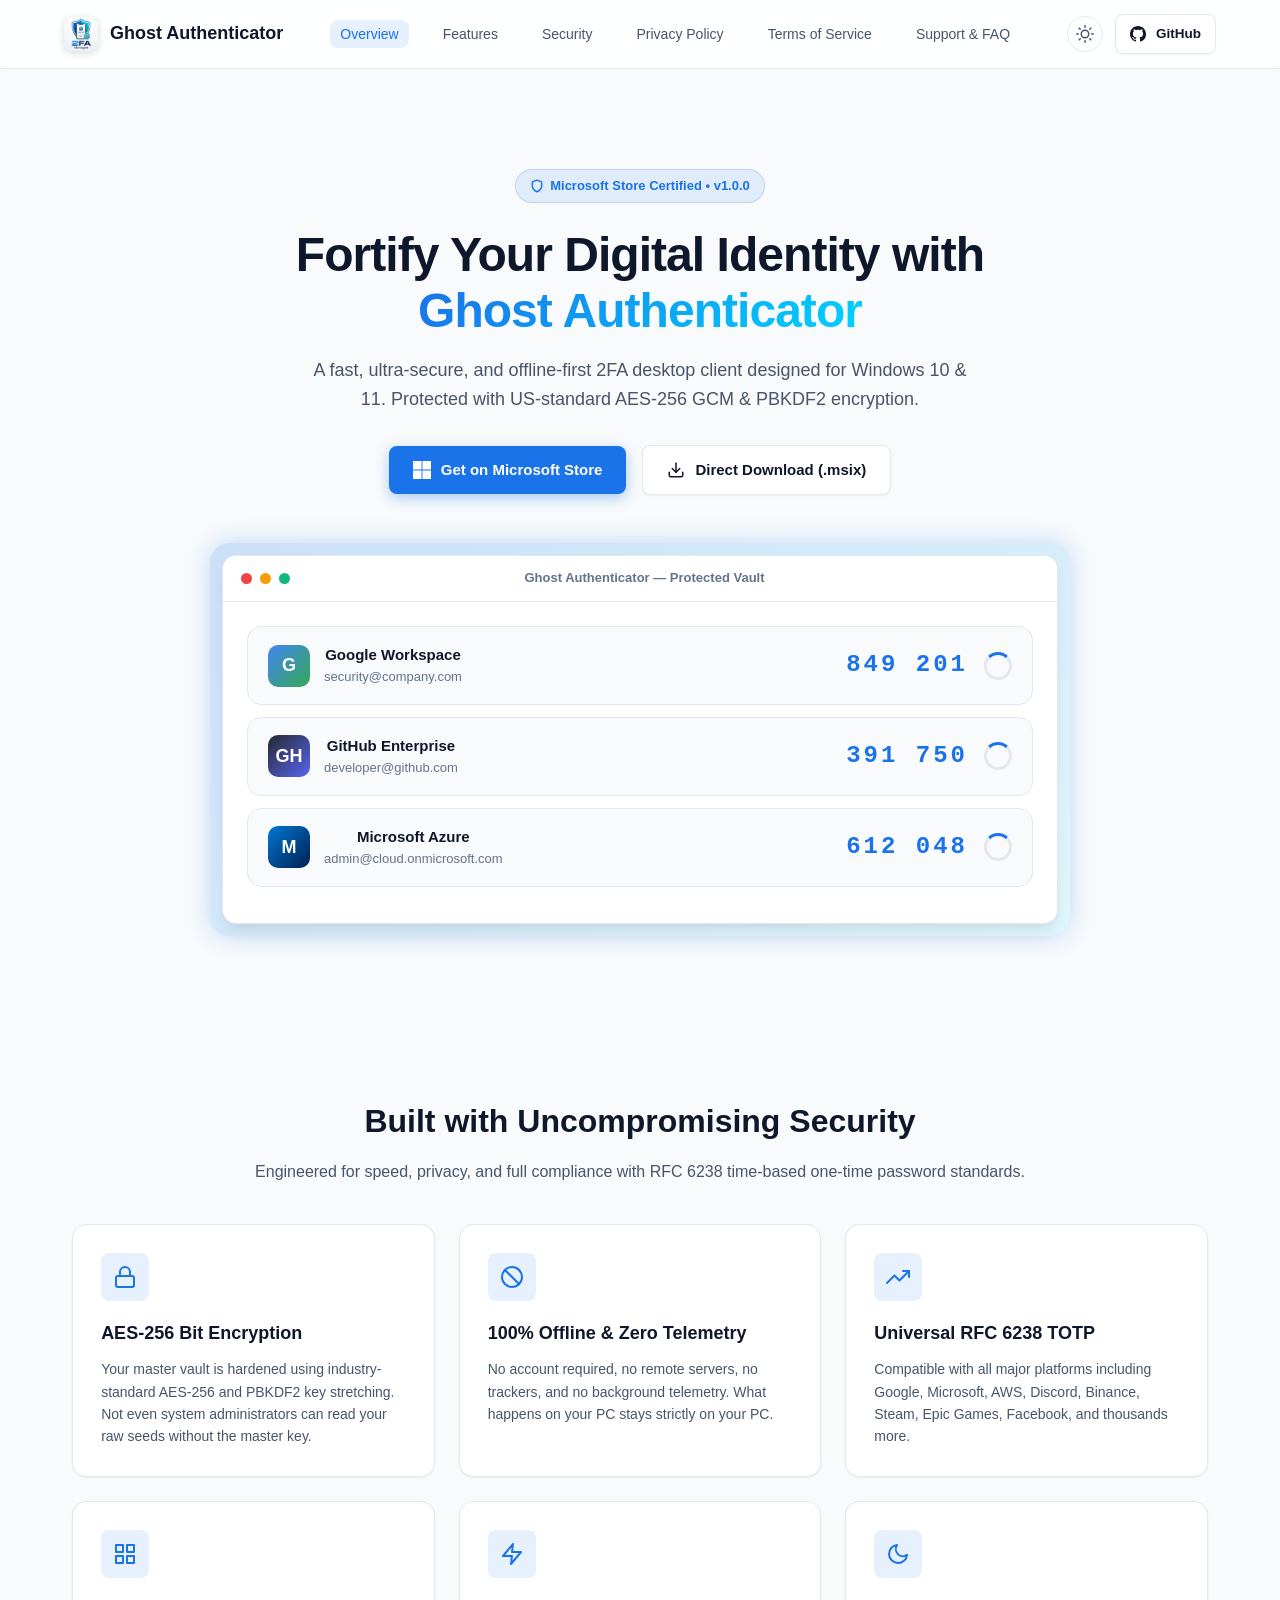
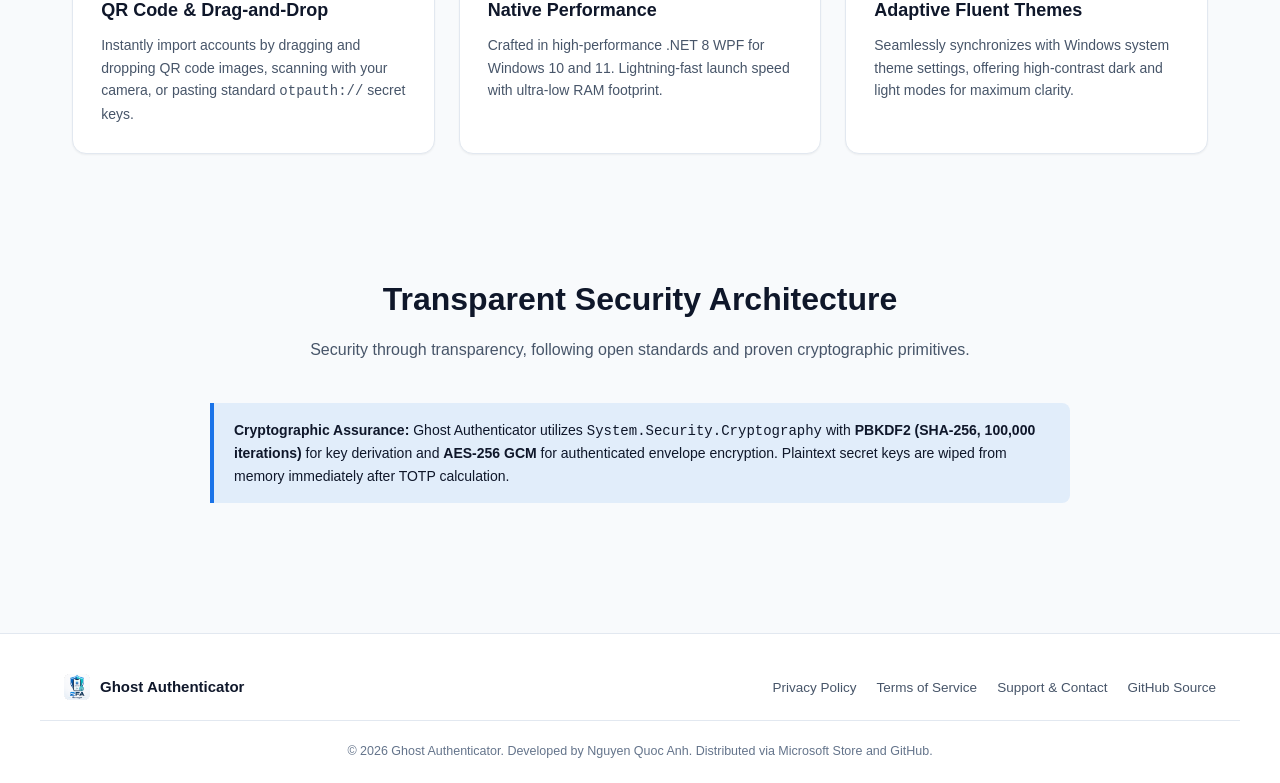
<file: docs/index.html>
<!DOCTYPE html>
<html lang="en" data-theme="dark">
<head>
  <meta charset="UTF-8">
  <meta name="viewport" content="width=device-width, initial-scale=1.0">
  <title>Ghost Authenticator - Secure 2FA Desktop Client for Windows</title>
  <meta name="description" content="Next-generation, offline-first Two-Factor Authenticator (TOTP) desktop app with military-grade AES-256 encryption.">
  <link rel="icon" type="image/png" href="assets/logo.png">
  <link rel="stylesheet" href="style.css">
</head>
<body>
  <!-- Navigation -->
  <header class="navbar">
    <div class="nav-container">
      <a href="index.html" class="brand">
        <img src="assets/logo.png" alt="Ghost Authenticator Logo">
        <span>Ghost Authenticator</span>
      </a>
      <ul class="nav-links">
        <li><a href="index.html" class="active">Overview</a></li>
        <li><a href="#features">Features</a></li>
        <li><a href="#security">Security</a></li>
        <li><a href="privacy.html">Privacy Policy</a></li>
        <li><a href="terms.html">Terms of Service</a></li>
        <li><a href="support.html">Support & FAQ</a></li>
      </ul>
      <div class="nav-actions">
        <button class="theme-toggle" id="themeToggle" aria-label="Toggle Dark/Light Mode" title="Toggle theme">
          <svg id="themeIcon" width="18" height="18" viewBox="0 0 24 24" fill="none" stroke="currentColor" stroke-width="2" stroke-linecap="round" stroke-linejoin="round">
            <circle cx="12" cy="12" r="5"></circle>
            <line x1="12" y1="1" x2="12" y2="3"></line>
            <line x1="12" y1="21" x2="12" y2="23"></line>
            <line x1="4.22" y1="4.22" x2="5.64" y2="5.64"></line>
            <line x1="18.36" y1="18.36" x2="19.78" y2="19.78"></line>
            <line x1="1" y1="12" x2="3" y2="12"></line>
            <line x1="21" y1="12" x2="23" y2="12"></line>
            <line x1="4.22" y1="19.78" x2="5.64" y2="18.36"></line>
            <line x1="18.36" y1="5.64" x2="19.78" y2="4.22"></line>
          </svg>
        </button>
        <a href="https://github.com/nguyenquocanhz/ghost-authenticator" target="_blank" rel="noopener noreferrer" class="btn btn-secondary" style="padding: 8px 14px; font-size: 13.5px;">
          <svg width="16" height="16" viewBox="0 0 24 24" fill="currentColor">
            <path d="M12 0C5.37 0 0 5.37 0 12c0 5.31 3.435 9.795 8.205 11.385.6.105.825-.255.825-.57 0-.285-.015-1.23-.015-2.235-3.015.555-3.795-.735-4.035-1.41-.135-.345-.72-1.41-1.23-1.695-.42-.225-1.02-.78-.015-.795.945-.015 1.62.87 1.845 1.23 1.08 1.815 2.805 1.305 3.495.99.105-.78.42-1.305.765-1.605-2.67-.3-5.46-1.335-5.46-5.925 0-1.305.465-2.385 1.23-3.225-.12-.3-.54-1.53.12-3.18 0 0 1.005-.315 3.3 1.23.96-.27 1.98-.405 3-.405s2.04.135 3 .405c2.295-1.56 3.3-1.23 3.3-1.23.66 1.65.24 2.88.12 3.18.765.84 1.23 1.905 1.23 3.225 0 4.605-2.805 5.625-5.475 5.925.435.375.81 1.095.81 2.22 0 1.605-.015 2.895-.015 3.3 0 .315.225.69.825.57A12.02 12.02 0 0024 12c0-6.63-5.37-12-12-12z"/>
          </svg>
          GitHub
        </a>
      </div>
    </div>
  </header>

  <!-- Hero Section -->
  <main class="container">
    <section class="hero">
      <div class="badge">
        <svg width="14" height="14" viewBox="0 0 24 24" fill="none" stroke="currentColor" stroke-width="2.5" stroke-linecap="round" stroke-linejoin="round">
          <path d="M12 22s8-4 8-10V5l-8-3-8 3v7c0 6 8 10 8 10z"/>
        </svg>
        Microsoft Store Certified • v1.0.0
      </div>
      <h1>Fortify Your Digital Identity with <br><span class="gradient-text">Ghost Authenticator</span></h1>
      <p class="hero-subtitle">
        A fast, ultra-secure, and offline-first 2FA desktop client designed for Windows 10 & 11. Protected with US-standard AES-256 GCM & PBKDF2 encryption.
      </p>
      <div class="hero-cta">
        <a href="https://apps.microsoft.com" class="btn btn-primary">
          <svg width="18" height="18" viewBox="0 0 24 24" fill="currentColor">
            <path d="M0 0h11.4v11.4H0V0zm12.6 0H24v11.4H12.6V0zM0 12.6h11.4V24H0V12.6zm12.6 0H24V24H12.6V12.6z"/>
          </svg>
          Get on Microsoft Store
        </a>
        <a href="https://github.com/nguyenquocanhz/ghost-authenticator/releases" class="btn btn-secondary">
          <svg width="18" height="18" viewBox="0 0 24 24" fill="none" stroke="currentColor" stroke-width="2" stroke-linecap="round" stroke-linejoin="round">
            <path d="M21 15v4a2 2 0 0 1-2 2H5a2 2 0 0 1-2-2v-4"></path>
            <polyline points="7 10 12 15 17 10"></polyline>
            <line x1="12" y1="15" x2="12" y2="3"></line>
          </svg>
          Direct Download (.msix)
        </a>
      </div>

      <!-- App Mockup UI -->
      <div class="mockup-container">
        <div class="mockup-window">
          <div class="mockup-titlebar">
            <div class="mockup-dots">
              <span class="dot dot-red"></span>
              <span class="dot dot-yellow"></span>
              <span class="dot dot-green"></span>
            </div>
            <div class="mockup-title">Ghost Authenticator — Protected Vault</div>
            <div style="width: 40px;"></div>
          </div>
          <div class="mockup-body">
            <!-- Item 1 -->
            <div class="otp-card">
              <div class="otp-service">
                <div class="otp-icon" style="background: linear-gradient(135deg, #4285F4, #34A853);">G</div>
                <div class="otp-info">
                  <h4>Google Workspace</h4>
                  <p>security@company.com</p>
                </div>
              </div>
              <div class="otp-code-box">
                <span class="otp-digits" id="sampleCode1">849 201</span>
                <div class="otp-timer" title="Refreshing every 30 seconds"></div>
              </div>
            </div>

            <!-- Item 2 -->
            <div class="otp-card">
              <div class="otp-service">
                <div class="otp-icon" style="background: linear-gradient(135deg, #24292e, #5865F2);">GH</div>
                <div class="otp-info">
                  <h4>GitHub Enterprise</h4>
                  <p>developer@github.com</p>
                </div>
              </div>
              <div class="otp-code-box">
                <span class="otp-digits" id="sampleCode2">391 750</span>
                <div class="otp-timer"></div>
              </div>
            </div>

            <!-- Item 3 -->
            <div class="otp-card">
              <div class="otp-service">
                <div class="otp-icon" style="background: linear-gradient(135deg, #0078D4, #002050);">M</div>
                <div class="otp-info">
                  <h4>Microsoft Azure</h4>
                  <p>admin@cloud.onmicrosoft.com</p>
                </div>
              </div>
              <div class="otp-code-box">
                <span class="otp-digits" id="sampleCode3">612 048</span>
                <div class="otp-timer"></div>
              </div>
            </div>
          </div>
        </div>
      </div>
    </section>

    <!-- Key Features -->
    <section class="features-section" id="features">
      <div class="section-title">
        <h2>Built with Uncompromising Security</h2>
        <p>Engineered for speed, privacy, and full compliance with RFC 6238 time-based one-time password standards.</p>
      </div>

      <div class="grid-3">
        <div class="feature-card">
          <div class="feature-icon-wrapper">
            <svg width="24" height="24" viewBox="0 0 24 24" fill="none" stroke="currentColor" stroke-width="2" stroke-linecap="round" stroke-linejoin="round">
              <rect x="3" y="11" width="18" height="11" rx="2" ry="2"></rect>
              <path d="M7 11V7a5 5 0 0 1 10 0v4"></path>
            </svg>
          </div>
          <h3>AES-256 Bit Encryption</h3>
          <p>Your master vault is hardened using industry-standard AES-256 and PBKDF2 key stretching. Not even system administrators can read your raw seeds without the master key.</p>
        </div>

        <div class="feature-card">
          <div class="feature-icon-wrapper">
            <svg width="24" height="24" viewBox="0 0 24 24" fill="none" stroke="currentColor" stroke-width="2" stroke-linecap="round" stroke-linejoin="round">
              <circle cx="12" cy="12" r="10"></circle>
              <line x1="4.93" y1="4.93" x2="19.07" y2="19.07"></line>
            </svg>
          </div>
          <h3>100% Offline & Zero Telemetry</h3>
          <p>No account required, no remote servers, no trackers, and no background telemetry. What happens on your PC stays strictly on your PC.</p>
        </div>

        <div class="feature-card">
          <div class="feature-icon-wrapper">
            <svg width="24" height="24" viewBox="0 0 24 24" fill="none" stroke="currentColor" stroke-width="2" stroke-linecap="round" stroke-linejoin="round">
              <polyline points="23 6 13.5 15.5 8.5 10.5 1 18"></polyline>
              <polyline points="17 6 23 6 23 12"></polyline>
            </svg>
          </div>
          <h3>Universal RFC 6238 TOTP</h3>
          <p>Compatible with all major platforms including Google, Microsoft, AWS, Discord, Binance, Steam, Epic Games, Facebook, and thousands more.</p>
        </div>

        <div class="feature-card">
          <div class="feature-icon-wrapper">
            <svg width="24" height="24" viewBox="0 0 24 24" fill="none" stroke="currentColor" stroke-width="2" stroke-linecap="round" stroke-linejoin="round">
              <rect x="3" y="3" width="7" height="7"></rect>
              <rect x="14" y="3" width="7" height="7"></rect>
              <rect x="14" y="14" width="7" height="7"></rect>
              <rect x="3" y="14" width="7" height="7"></rect>
            </svg>
          </div>
          <h3>QR Code & Drag-and-Drop</h3>
          <p>Instantly import accounts by dragging and dropping QR code images, scanning with your camera, or pasting standard <code>otpauth://</code> secret keys.</p>
        </div>

        <div class="feature-card">
          <div class="feature-icon-wrapper">
            <svg width="24" height="24" viewBox="0 0 24 24" fill="none" stroke="currentColor" stroke-width="2" stroke-linecap="round" stroke-linejoin="round">
              <polygon points="13 2 3 14 12 14 11 22 21 10 12 10 13 2"></polygon>
            </svg>
          </div>
          <h3>Native Performance</h3>
          <p>Crafted in high-performance .NET 8 WPF for Windows 10 and 11. Lightning-fast launch speed with ultra-low RAM footprint.</p>
        </div>

        <div class="feature-card">
          <div class="feature-icon-wrapper">
            <svg width="24" height="24" viewBox="0 0 24 24" fill="none" stroke="currentColor" stroke-width="2" stroke-linecap="round" stroke-linejoin="round">
              <path d="M21 12.79A9 9 0 1 1 11.21 3 7 7 0 0 0 21 12.79z"></path>
            </svg>
          </div>
          <h3>Adaptive Fluent Themes</h3>
          <p>Seamlessly synchronizes with Windows system theme settings, offering high-contrast dark and light modes for maximum clarity.</p>
        </div>
      </div>
    </section>

    <!-- Security & Architecture -->
    <section class="features-section" id="security">
      <div class="section-title">
        <h2>Transparent Security Architecture</h2>
        <p>Security through transparency, following open standards and proven cryptographic primitives.</p>
      </div>

      <div class="highlight-box" style="max-width: 860px; margin: 0 auto 30px;">
        <p><strong>Cryptographic Assurance:</strong> Ghost Authenticator utilizes <code>System.Security.Cryptography</code> with <strong>PBKDF2 (SHA-256, 100,000 iterations)</strong> for key derivation and <strong>AES-256 GCM</strong> for authenticated envelope encryption. Plaintext secret keys are wiped from memory immediately after TOTP calculation.</p>
      </div>
    </section>
  </main>

  <!-- Footer -->
  <footer>
    <div class="footer-container">
      <div class="footer-brand">
        <img src="assets/logo.png" alt="Ghost Authenticator">
        <span>Ghost Authenticator</span>
      </div>
      <ul class="footer-links">
        <li><a href="privacy.html">Privacy Policy</a></li>
        <li><a href="terms.html">Terms of Service</a></li>
        <li><a href="support.html">Support & Contact</a></li>
        <li><a href="https://github.com/nguyenquocanhz/ghost-authenticator" target="_blank" rel="noopener noreferrer">GitHub Source</a></li>
      </ul>
    </div>
    <div class="footer-bottom">
      <p>&copy; 2026 Ghost Authenticator. Developed by Nguyen Quoc Anh. Distributed via Microsoft Store and GitHub.</p>
    </div>
  </footer>

  <!-- Theme Toggle Script -->
  <script>
    const themeToggleBtn = document.getElementById('themeToggle');
    const root = document.documentElement;

    // Load saved or system preference
    const savedTheme = localStorage.getItem('ghost-theme') || (window.matchMedia('(prefers-color-scheme: light)').matches ? 'light' : 'dark');
    root.setAttribute('data-theme', savedTheme);

    themeToggleBtn.addEventListener('click', () => {
      const current = root.getAttribute('data-theme');
      const next = current === 'dark' ? 'light' : 'dark';
      root.setAttribute('data-theme', next);
      localStorage.setItem('ghost-theme', next);
    });

    // Randomize sample OTPs every 30s for realistic preview
    setInterval(() => {
      const code1 = Math.floor(100000 + Math.random() * 900000);
      const code2 = Math.floor(100000 + Math.random() * 900000);
      const code3 = Math.floor(100000 + Math.random() * 900000);
      document.getElementById('sampleCode1').innerText = String(code1).slice(0,3) + ' ' + String(code1).slice(3);
      document.getElementById('sampleCode2').innerText = String(code2).slice(0,3) + ' ' + String(code2).slice(3);
      document.getElementById('sampleCode3').innerText = String(code3).slice(0,3) + ' ' + String(code3).slice(3);
    }, 30000);
  </script>
</body>
</html>
</file>
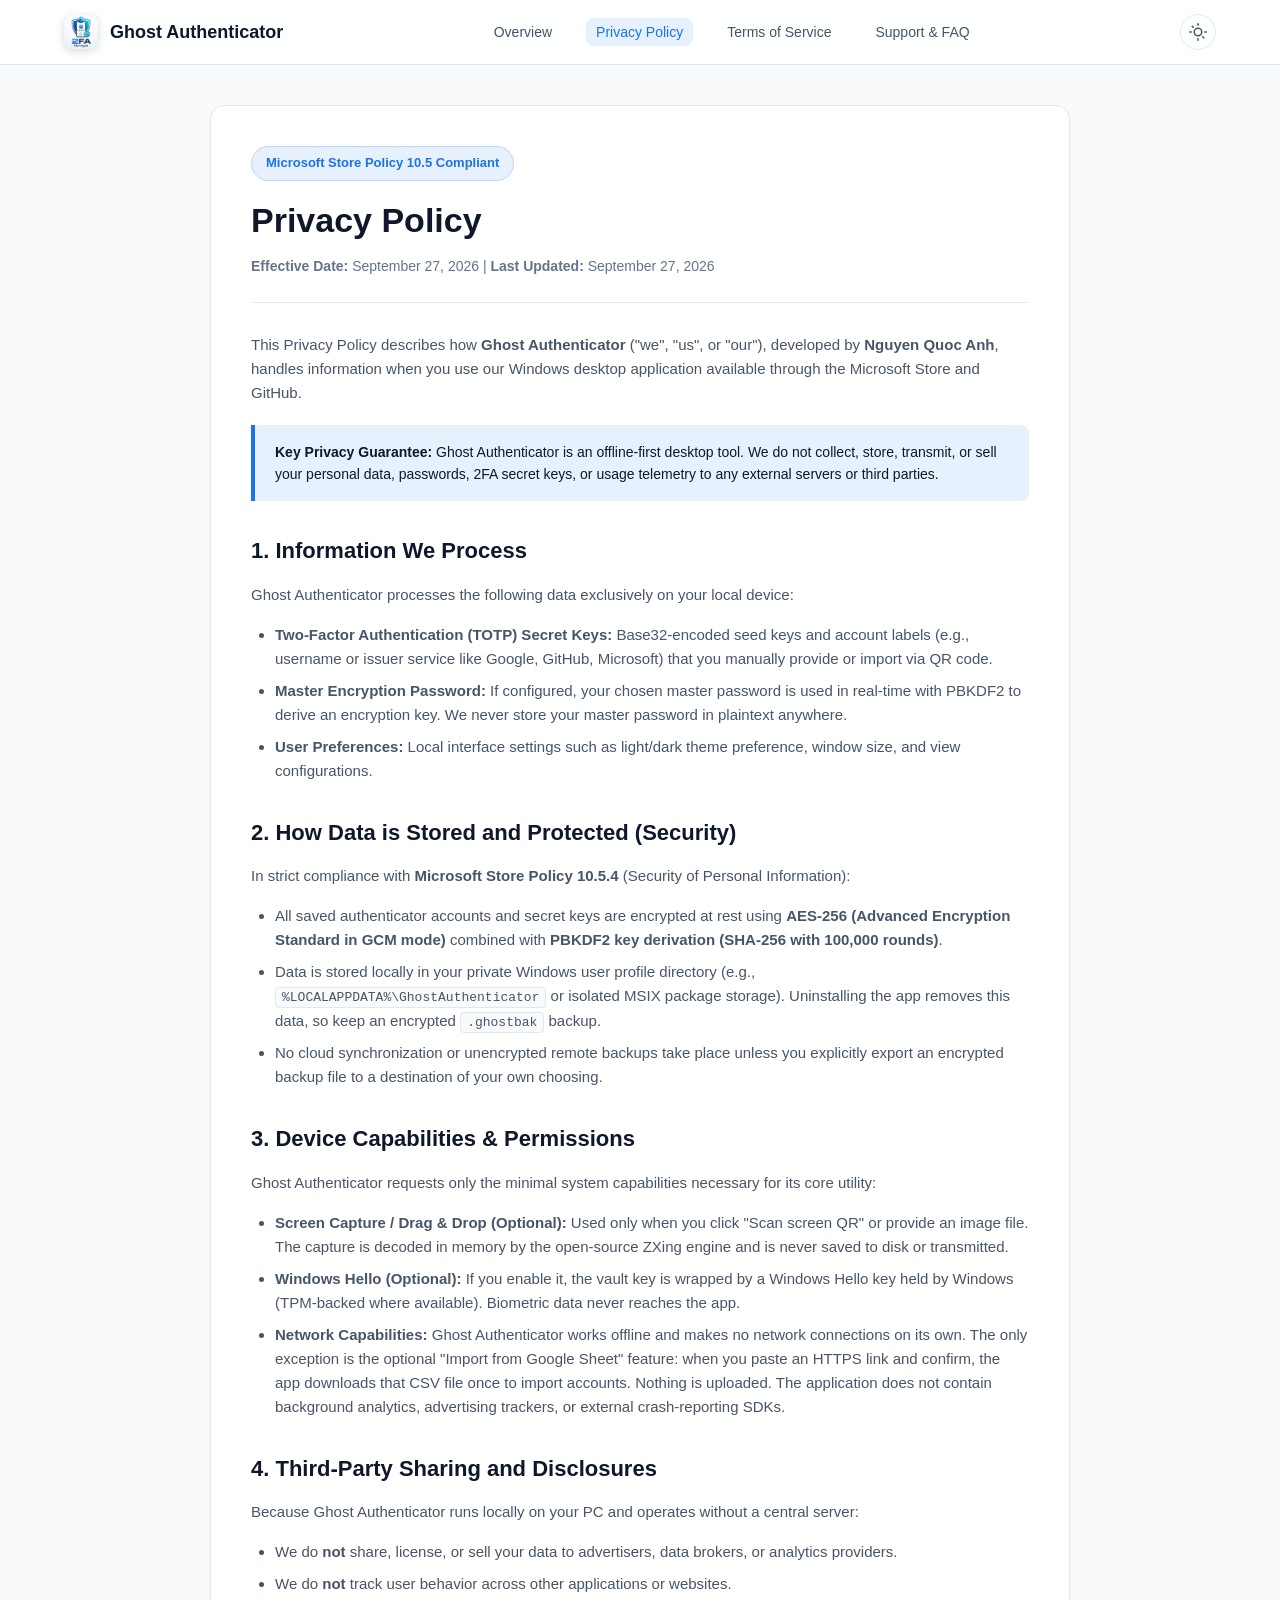
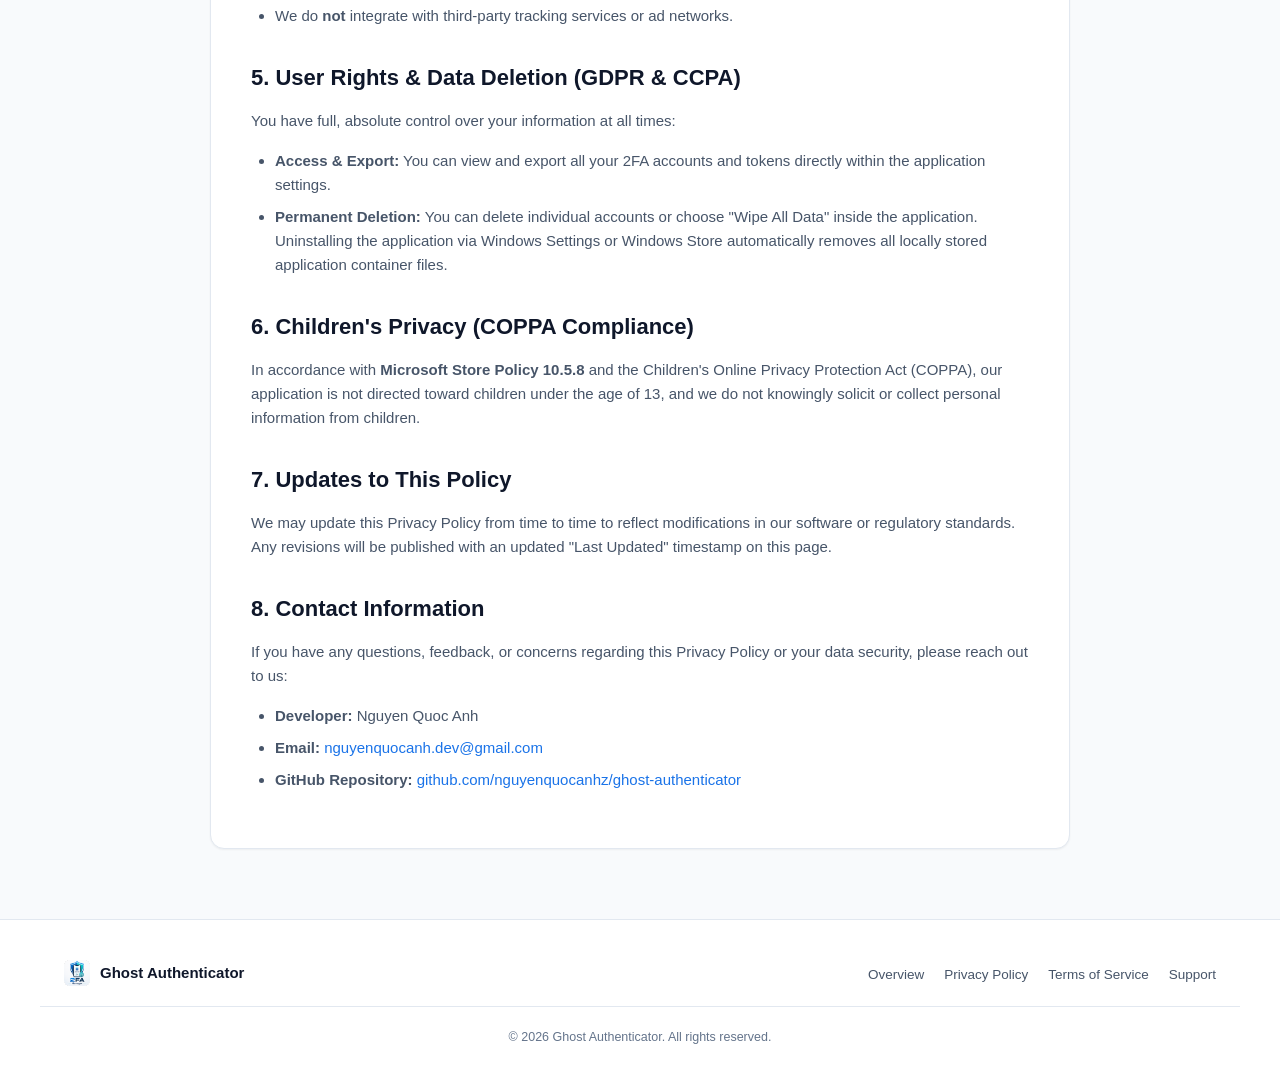
<file: docs/privacy.html>
<!DOCTYPE html>
<html lang="en" data-theme="dark">
<head>
  <meta charset="UTF-8">
  <meta name="viewport" content="width=device-width, initial-scale=1.0">
  <title>Privacy Policy - Ghost Authenticator</title>
  <meta name="description" content="Official Privacy Policy for Ghost Authenticator desktop application and services. Compliant with Microsoft Store Policy 10.5, GDPR, and CCPA.">
  <link rel="icon" type="image/png" href="assets/logo.png">
  <link rel="stylesheet" href="style.css">
</head>
<body>
  <!-- Navigation -->
  <header class="navbar">
    <div class="nav-container">
      <a href="index.html" class="brand">
        <img src="assets/logo.png" alt="Ghost Authenticator Logo">
        <span>Ghost Authenticator</span>
      </a>
      <ul class="nav-links">
        <li><a href="index.html">Overview</a></li>
        <li><a href="privacy.html" class="active">Privacy Policy</a></li>
        <li><a href="terms.html">Terms of Service</a></li>
        <li><a href="support.html">Support & FAQ</a></li>
      </ul>
      <div class="nav-actions">
        <button class="theme-toggle" id="themeToggle" aria-label="Toggle theme">
          <svg width="18" height="18" viewBox="0 0 24 24" fill="none" stroke="currentColor" stroke-width="2" stroke-linecap="round" stroke-linejoin="round">
            <circle cx="12" cy="12" r="5"></circle>
            <line x1="12" y1="1" x2="12" y2="3"></line>
            <line x1="12" y1="21" x2="12" y2="23"></line>
            <line x1="4.22" y1="4.22" x2="5.64" y2="5.64"></line>
            <line x1="18.36" y1="18.36" x2="19.78" y2="19.78"></line>
            <line x1="1" y1="12" x2="3" y2="12"></line>
            <line x1="21" y1="12" x2="23" y2="12"></line>
          </svg>
        </button>
      </div>
    </div>
  </header>

  <!-- Content -->
  <main class="container">
    <div class="content-narrow">
      <div class="legal-card">
        <div class="legal-header">
          <div class="badge" style="margin-bottom: 12px;">Microsoft Store Policy 10.5 Compliant</div>
          <h1>Privacy Policy</h1>
          <p><strong>Effective Date:</strong> September 27, 2026 | <strong>Last Updated:</strong> September 27, 2026</p>
        </div>

        <div class="legal-content">
          <p>This Privacy Policy describes how <strong>Ghost Authenticator</strong> ("we", "us", or "our"), developed by <strong>Nguyen Quoc Anh</strong>, handles information when you use our Windows desktop application available through the Microsoft Store and GitHub.</p>

          <div class="highlight-box">
            <p><strong>Key Privacy Guarantee:</strong> Ghost Authenticator is an offline-first desktop tool. We do not collect, store, transmit, or sell your personal data, passwords, 2FA secret keys, or usage telemetry to any external servers or third parties.</p>
          </div>

          <h2>1. Information We Process</h2>
          <p>Ghost Authenticator processes the following data exclusively on your local device:</p>
          <ul>
            <li><strong>Two-Factor Authentication (TOTP) Secret Keys:</strong> Base32-encoded seed keys and account labels (e.g., username or issuer service like Google, GitHub, Microsoft) that you manually provide or import via QR code.</li>
            <li><strong>Master Encryption Password:</strong> If configured, your chosen master password is used in real-time with PBKDF2 to derive an encryption key. We never store your master password in plaintext anywhere.</li>
            <li><strong>User Preferences:</strong> Local interface settings such as light/dark theme preference, window size, and view configurations.</li>
          </ul>

          <h2>2. How Data is Stored and Protected (Security)</h2>
          <p>In strict compliance with <strong>Microsoft Store Policy 10.5.4</strong> (Security of Personal Information):</p>
          <ul>
            <li>All saved authenticator accounts and secret keys are encrypted at rest using <strong>AES-256 (Advanced Encryption Standard in GCM mode)</strong> combined with <strong>PBKDF2 key derivation (SHA-256 with 100,000 rounds)</strong>.</li>
            <li>Data is stored locally in your private Windows user profile directory (e.g., <code>%LOCALAPPDATA%\GhostAuthenticator</code> or isolated MSIX package storage). Uninstalling the app removes this data, so keep an encrypted <code>.ghostbak</code> backup.</li>
            <li>No cloud synchronization or unencrypted remote backups take place unless you explicitly export an encrypted backup file to a destination of your own choosing.</li>
          </ul>

          <h2>3. Device Capabilities & Permissions</h2>
          <p>Ghost Authenticator requests only the minimal system capabilities necessary for its core utility:</p>
          <ul>
            <li><strong>Screen Capture / Drag & Drop (Optional):</strong> Used only when you click "Scan screen QR" or provide an image file. The capture is decoded in memory by the open-source ZXing engine and is never saved to disk or transmitted.</li>
            <li><strong>Windows Hello (Optional):</strong> If you enable it, the vault key is wrapped by a Windows Hello key held by Windows (TPM-backed where available). Biometric data never reaches the app.</li>
            <li><strong>Network Capabilities:</strong> Ghost Authenticator works offline and makes no network connections on its own. The only exception is the optional "Import from Google Sheet" feature: when you paste an HTTPS link and confirm, the app downloads that CSV file once to import accounts. Nothing is uploaded. The application does not contain background analytics, advertising trackers, or external crash-reporting SDKs.</li>
          </ul>

          <h2>4. Third-Party Sharing and Disclosures</h2>
          <p>Because Ghost Authenticator runs locally on your PC and operates without a central server:</p>
          <ul>
            <li>We do <strong>not</strong> share, license, or sell your data to advertisers, data brokers, or analytics providers.</li>
            <li>We do <strong>not</strong> track user behavior across other applications or websites.</li>
            <li>We do <strong>not</strong> integrate with third-party tracking services or ad networks.</li>
          </ul>

          <h2>5. User Rights & Data Deletion (GDPR & CCPA)</h2>
          <p>You have full, absolute control over your information at all times:</p>
          <ul>
            <li><strong>Access & Export:</strong> You can view and export all your 2FA accounts and tokens directly within the application settings.</li>
            <li><strong>Permanent Deletion:</strong> You can delete individual accounts or choose "Wipe All Data" inside the application. Uninstalling the application via Windows Settings or Windows Store automatically removes all locally stored application container files.</li>
          </ul>

          <h2>6. Children's Privacy (COPPA Compliance)</h2>
          <p>In accordance with <strong>Microsoft Store Policy 10.5.8</strong> and the Children's Online Privacy Protection Act (COPPA), our application is not directed toward children under the age of 13, and we do not knowingly solicit or collect personal information from children.</p>

          <h2>7. Updates to This Policy</h2>
          <p>We may update this Privacy Policy from time to time to reflect modifications in our software or regulatory standards. Any revisions will be published with an updated "Last Updated" timestamp on this page.</p>

          <h2>8. Contact Information</h2>
          <p>If you have any questions, feedback, or concerns regarding this Privacy Policy or your data security, please reach out to us:</p>
          <ul>
            <li><strong>Developer:</strong> Nguyen Quoc Anh</li>
            <li><strong>Email:</strong> <a href="mailto:nguyenquocanh.dev@gmail.com">nguyenquocanh.dev@gmail.com</a></li>
            <li><strong>GitHub Repository:</strong> <a href="https://github.com/nguyenquocanhz/ghost-authenticator" target="_blank" rel="noopener noreferrer">github.com/nguyenquocanhz/ghost-authenticator</a></li>
          </ul>
        </div>
      </div>
    </div>
  </main>

  <!-- Footer -->
  <footer>
    <div class="footer-container">
      <div class="footer-brand">
        <img src="assets/logo.png" alt="Ghost Authenticator">
        <span>Ghost Authenticator</span>
      </div>
      <ul class="footer-links">
        <li><a href="index.html">Overview</a></li>
        <li><a href="privacy.html">Privacy Policy</a></li>
        <li><a href="terms.html">Terms of Service</a></li>
        <li><a href="support.html">Support</a></li>
      </ul>
    </div>
    <div class="footer-bottom">
      <p>&copy; 2026 Ghost Authenticator. All rights reserved.</p>
    </div>
  </footer>

  <script>
    const themeToggleBtn = document.getElementById('themeToggle');
    const root = document.documentElement;
    const savedTheme = localStorage.getItem('ghost-theme') || (window.matchMedia('(prefers-color-scheme: light)').matches ? 'light' : 'dark');
    root.setAttribute('data-theme', savedTheme);
    themeToggleBtn.addEventListener('click', () => {
      const current = root.getAttribute('data-theme');
      const next = current === 'dark' ? 'light' : 'dark';
      root.setAttribute('data-theme', next);
      localStorage.setItem('ghost-theme', next);
    });
  </script>
</body>
</html>
</file>
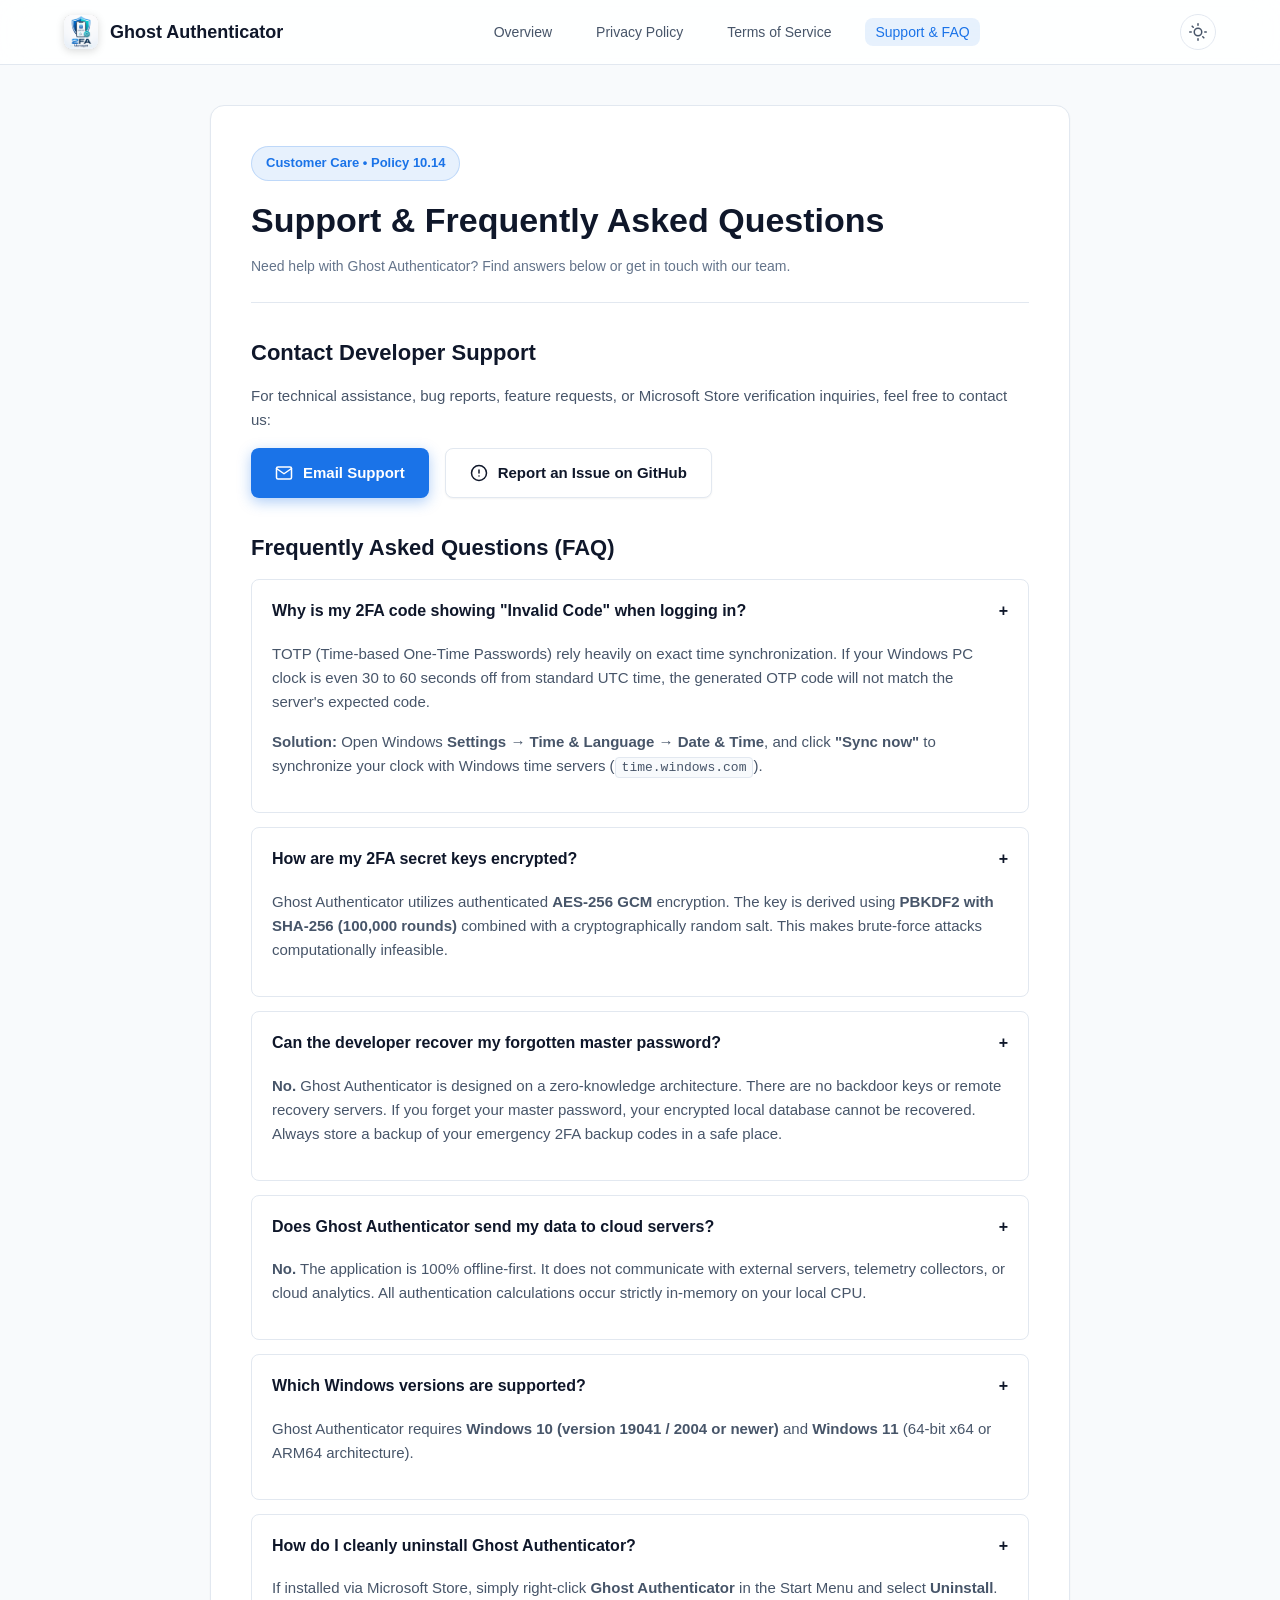
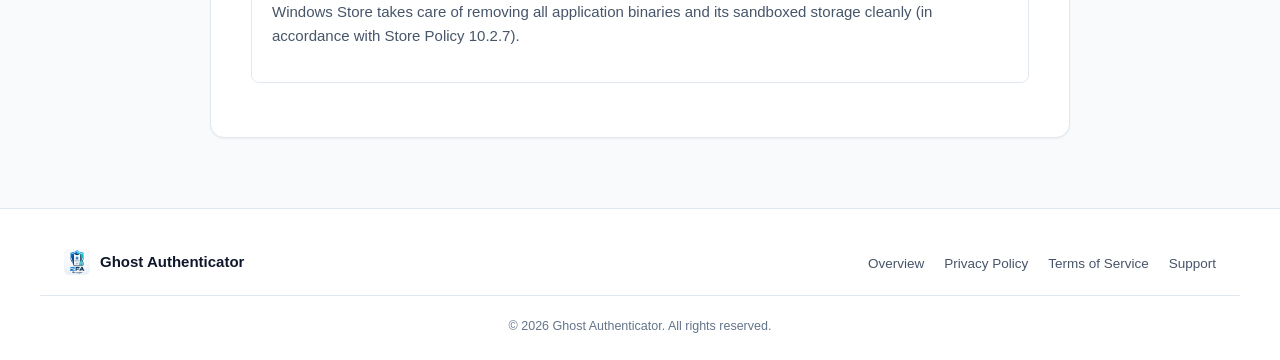
<file: docs/support.html>
<!DOCTYPE html>
<html lang="en" data-theme="dark">
<head>
  <meta charset="UTF-8">
  <meta name="viewport" content="width=device-width, initial-scale=1.0">
  <title>Customer Support & FAQ - Ghost Authenticator</title>
  <meta name="description" content="Official Help Center, FAQ, and Customer Support contact for Ghost Authenticator on Microsoft Store.">
  <link rel="icon" type="image/png" href="assets/logo.png">
  <link rel="stylesheet" href="style.css">
</head>
<body>
  <!-- Navigation -->
  <header class="navbar">
    <div class="nav-container">
      <a href="index.html" class="brand">
        <img src="assets/logo.png" alt="Ghost Authenticator Logo">
        <span>Ghost Authenticator</span>
      </a>
      <ul class="nav-links">
        <li><a href="index.html">Overview</a></li>
        <li><a href="privacy.html">Privacy Policy</a></li>
        <li><a href="terms.html">Terms of Service</a></li>
        <li><a href="support.html" class="active">Support & FAQ</a></li>
      </ul>
      <div class="nav-actions">
        <button class="theme-toggle" id="themeToggle" aria-label="Toggle theme">
          <svg width="18" height="18" viewBox="0 0 24 24" fill="none" stroke="currentColor" stroke-width="2" stroke-linecap="round" stroke-linejoin="round">
            <circle cx="12" cy="12" r="5"></circle>
            <line x1="12" y1="1" x2="12" y2="3"></line>
            <line x1="12" y1="21" x2="12" y2="23"></line>
            <line x1="4.22" y1="4.22" x2="5.64" y2="5.64"></line>
            <line x1="18.36" y1="18.36" x2="19.78" y2="19.78"></line>
            <line x1="1" y1="12" x2="3" y2="12"></line>
            <line x1="21" y1="12" x2="23" y2="12"></line>
          </svg>
        </button>
      </div>
    </div>
  </header>

  <!-- Content -->
  <main class="container">
    <div class="content-narrow">
      <div class="legal-card">
        <div class="legal-header">
          <div class="badge" style="margin-bottom: 12px;">Customer Care • Policy 10.14</div>
          <h1>Support & Frequently Asked Questions</h1>
          <p>Need help with Ghost Authenticator? Find answers below or get in touch with our team.</p>
        </div>

        <div class="legal-content">
          <h2>Contact Developer Support</h2>
          <p>For technical assistance, bug reports, feature requests, or Microsoft Store verification inquiries, feel free to contact us:</p>

          <div style="display: flex; gap: 16px; flex-wrap: wrap; margin-bottom: 30px;">
            <a href="mailto:nguyenquocanh.dev@gmail.com" class="btn btn-primary">
              <svg width="18" height="18" viewBox="0 0 24 24" fill="none" stroke="currentColor" stroke-width="2" stroke-linecap="round" stroke-linejoin="round">
                <path d="M4 4h16c1.1 0 2 .9 2 2v12c0 1.1-.9 2-2 2H4c-1.1 0-2-.9-2-2V6c0-1.1.9-2 2-2z"></path>
                <polyline points="22,6 12,13 2,6"></polyline>
              </svg>
              Email Support
            </a>
            <a href="https://github.com/nguyenquocanhz/ghost-authenticator/issues" target="_blank" rel="noopener noreferrer" class="btn btn-secondary">
              <svg width="18" height="18" viewBox="0 0 24 24" fill="none" stroke="currentColor" stroke-width="2" stroke-linecap="round" stroke-linejoin="round">
                <circle cx="12" cy="12" r="10"></circle>
                <line x1="12" y1="8" x2="12" y2="12"></line>
                <line x1="12" y1="16" x2="12.01" y2="16"></line>
              </svg>
              Report an Issue on GitHub
            </a>
          </div>

          <h2>Frequently Asked Questions (FAQ)</h2>

          <!-- FAQ 1 -->
          <div class="faq-item">
            <div class="faq-question">
              <span>Why is my 2FA code showing "Invalid Code" when logging in?</span>
              <span>+</span>
            </div>
            <div class="faq-answer">
              <p>TOTP (Time-based One-Time Passwords) rely heavily on exact time synchronization. If your Windows PC clock is even 30 to 60 seconds off from standard UTC time, the generated OTP code will not match the server's expected code.</p>
              <p><strong>Solution:</strong> Open Windows <strong>Settings</strong> &rarr; <strong>Time & Language</strong> &rarr; <strong>Date & Time</strong>, and click <strong>"Sync now"</strong> to synchronize your clock with Windows time servers (<code>time.windows.com</code>).</p>
            </div>
          </div>

          <!-- FAQ 2 -->
          <div class="faq-item">
            <div class="faq-question">
              <span>How are my 2FA secret keys encrypted?</span>
              <span>+</span>
            </div>
            <div class="faq-answer">
              <p>Ghost Authenticator utilizes authenticated <strong>AES-256 GCM</strong> encryption. The key is derived using <strong>PBKDF2 with SHA-256 (100,000 rounds)</strong> combined with a cryptographically random salt. This makes brute-force attacks computationally infeasible.</p>
            </div>
          </div>

          <!-- FAQ 3 -->
          <div class="faq-item">
            <div class="faq-question">
              <span>Can the developer recover my forgotten master password?</span>
              <span>+</span>
            </div>
            <div class="faq-answer">
              <p><strong>No.</strong> Ghost Authenticator is designed on a zero-knowledge architecture. There are no backdoor keys or remote recovery servers. If you forget your master password, your encrypted local database cannot be recovered. Always store a backup of your emergency 2FA backup codes in a safe place.</p>
            </div>
          </div>

          <!-- FAQ 4 -->
          <div class="faq-item">
            <div class="faq-question">
              <span>Does Ghost Authenticator send my data to cloud servers?</span>
              <span>+</span>
            </div>
            <div class="faq-answer">
              <p><strong>No.</strong> The application is 100% offline-first. It does not communicate with external servers, telemetry collectors, or cloud analytics. All authentication calculations occur strictly in-memory on your local CPU.</p>
            </div>
          </div>

          <!-- FAQ 5 -->
          <div class="faq-item">
            <div class="faq-question">
              <span>Which Windows versions are supported?</span>
              <span>+</span>
            </div>
            <div class="faq-answer">
              <p>Ghost Authenticator requires <strong>Windows 10 (version 19041 / 2004 or newer)</strong> and <strong>Windows 11</strong> (64-bit x64 or ARM64 architecture).</p>
            </div>
          </div>

          <!-- FAQ 6 -->
          <div class="faq-item">
            <div class="faq-question">
              <span>How do I cleanly uninstall Ghost Authenticator?</span>
              <span>+</span>
            </div>
            <div class="faq-answer">
              <p>If installed via Microsoft Store, simply right-click <strong>Ghost Authenticator</strong> in the Start Menu and select <strong>Uninstall</strong>. Windows Store takes care of removing all application binaries and its sandboxed storage cleanly (in accordance with Store Policy 10.2.7).</p>
            </div>
          </div>
        </div>
      </div>
    </div>
  </main>

  <!-- Footer -->
  <footer>
    <div class="footer-container">
      <div class="footer-brand">
        <img src="assets/logo.png" alt="Ghost Authenticator">
        <span>Ghost Authenticator</span>
      </div>
      <ul class="footer-links">
        <li><a href="index.html">Overview</a></li>
        <li><a href="privacy.html">Privacy Policy</a></li>
        <li><a href="terms.html">Terms of Service</a></li>
        <li><a href="support.html">Support</a></li>
      </ul>
    </div>
    <div class="footer-bottom">
      <p>&copy; 2026 Ghost Authenticator. All rights reserved.</p>
    </div>
  </footer>

  <script>
    const themeToggleBtn = document.getElementById('themeToggle');
    const root = document.documentElement;
    const savedTheme = localStorage.getItem('ghost-theme') || (window.matchMedia('(prefers-color-scheme: light)').matches ? 'light' : 'dark');
    root.setAttribute('data-theme', savedTheme);
    themeToggleBtn.addEventListener('click', () => {
      const current = root.getAttribute('data-theme');
      const next = current === 'dark' ? 'light' : 'dark';
      root.setAttribute('data-theme', next);
      localStorage.setItem('ghost-theme', next);
    });
  </script>
</body>
</html>
</file>
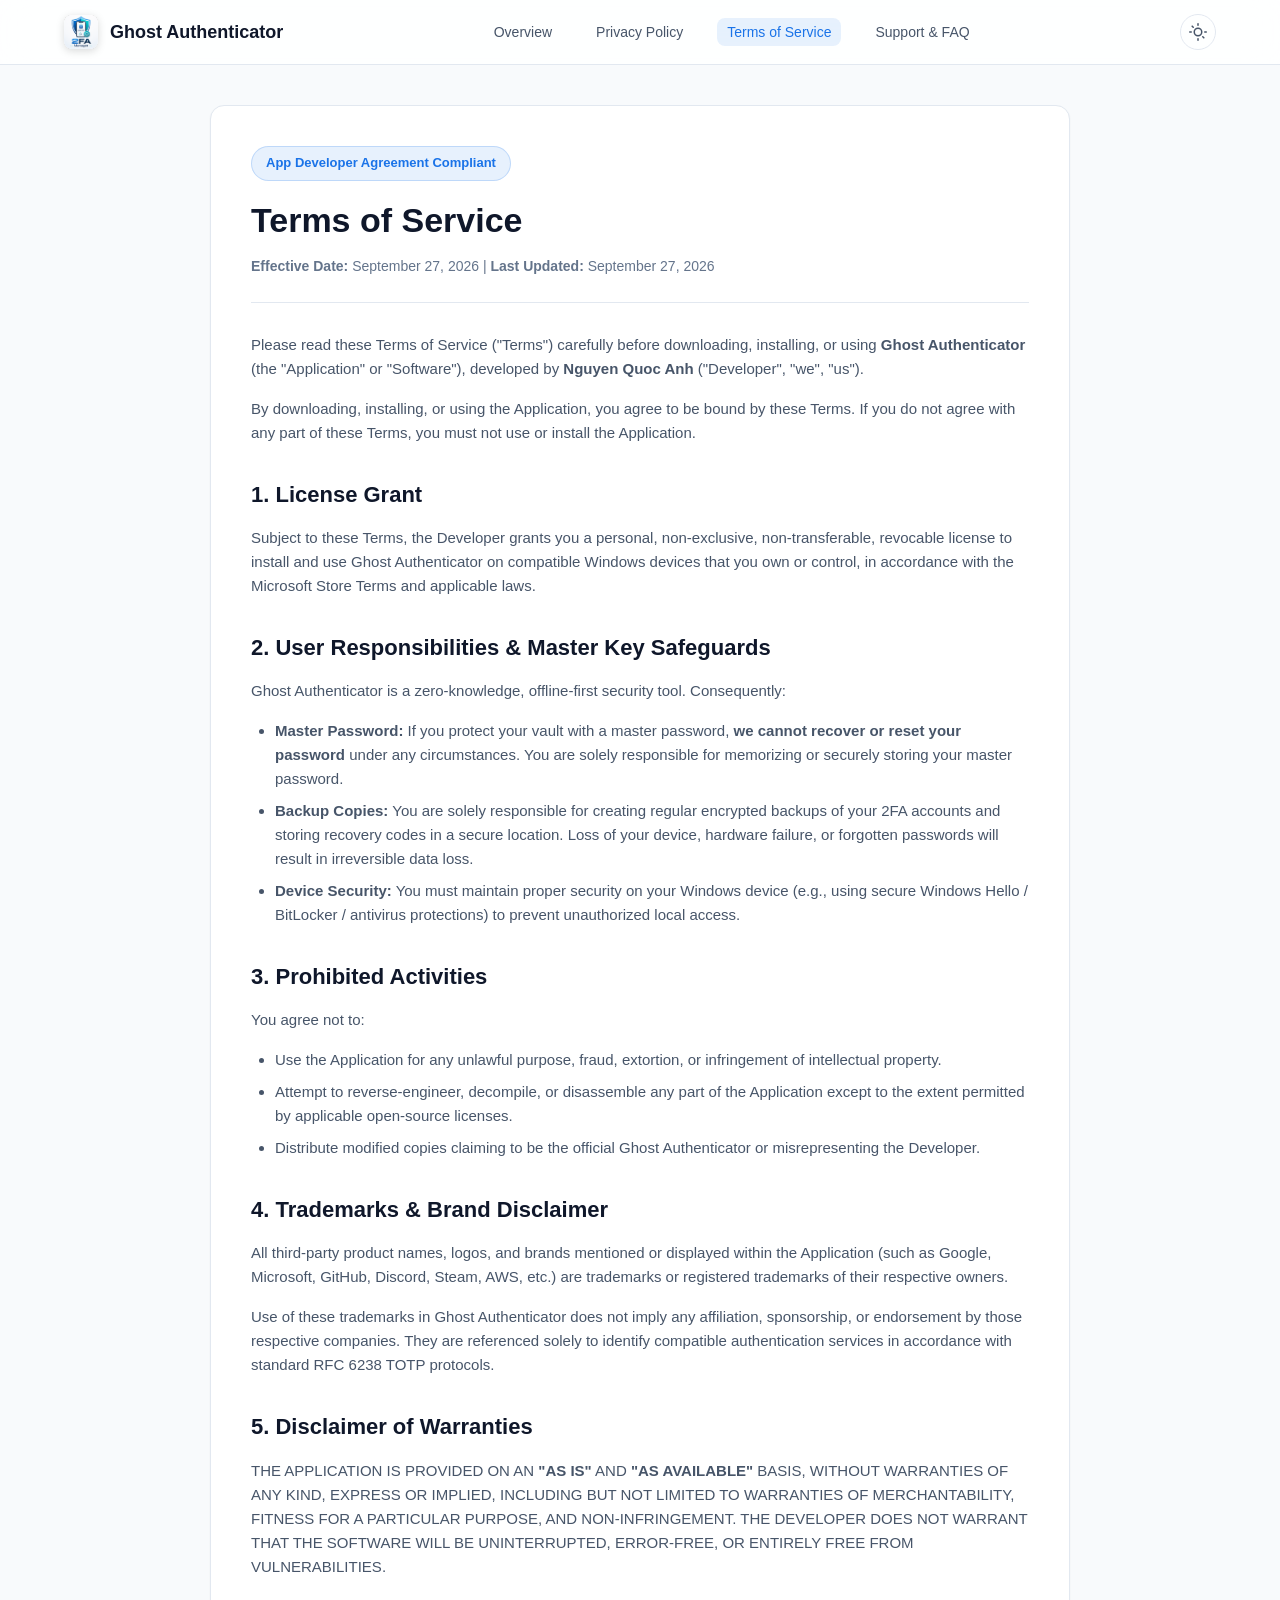
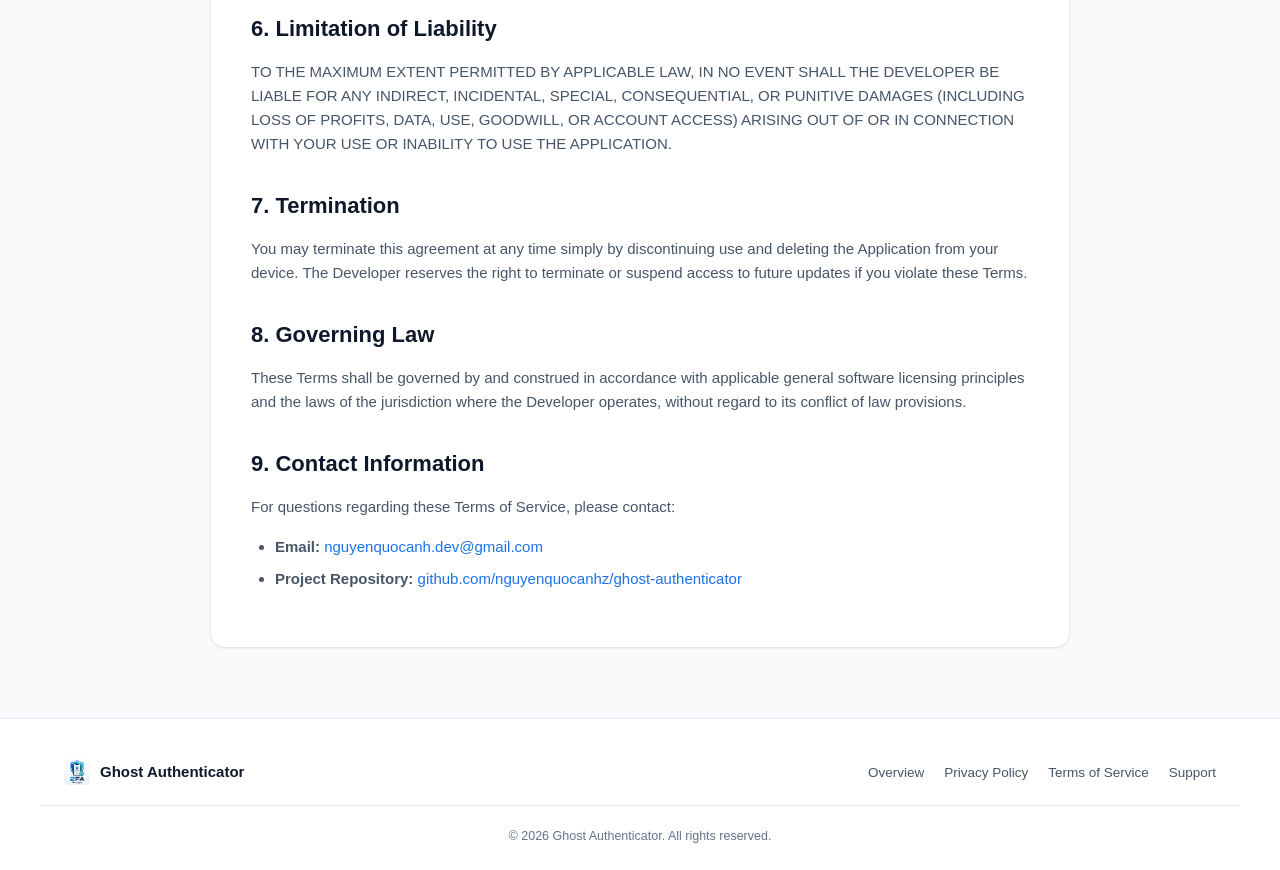
<file: docs/terms.html>
<!DOCTYPE html>
<html lang="en" data-theme="dark">
<head>
  <meta charset="UTF-8">
  <meta name="viewport" content="width=device-width, initial-scale=1.0">
  <title>Terms of Service - Ghost Authenticator</title>
  <meta name="description" content="Terms of Service and License Agreement for Ghost Authenticator desktop application.">
  <link rel="icon" type="image/png" href="assets/logo.png">
  <link rel="stylesheet" href="style.css">
</head>
<body>
  <!-- Navigation -->
  <header class="navbar">
    <div class="nav-container">
      <a href="index.html" class="brand">
        <img src="assets/logo.png" alt="Ghost Authenticator Logo">
        <span>Ghost Authenticator</span>
      </a>
      <ul class="nav-links">
        <li><a href="index.html">Overview</a></li>
        <li><a href="privacy.html">Privacy Policy</a></li>
        <li><a href="terms.html" class="active">Terms of Service</a></li>
        <li><a href="support.html">Support & FAQ</a></li>
      </ul>
      <div class="nav-actions">
        <button class="theme-toggle" id="themeToggle" aria-label="Toggle theme">
          <svg width="18" height="18" viewBox="0 0 24 24" fill="none" stroke="currentColor" stroke-width="2" stroke-linecap="round" stroke-linejoin="round">
            <circle cx="12" cy="12" r="5"></circle>
            <line x1="12" y1="1" x2="12" y2="3"></line>
            <line x1="12" y1="21" x2="12" y2="23"></line>
            <line x1="4.22" y1="4.22" x2="5.64" y2="5.64"></line>
            <line x1="18.36" y1="18.36" x2="19.78" y2="19.78"></line>
            <line x1="1" y1="12" x2="3" y2="12"></line>
            <line x1="21" y1="12" x2="23" y2="12"></line>
          </svg>
        </button>
      </div>
    </div>
  </header>

  <!-- Content -->
  <main class="container">
    <div class="content-narrow">
      <div class="legal-card">
        <div class="legal-header">
          <div class="badge" style="margin-bottom: 12px;">App Developer Agreement Compliant</div>
          <h1>Terms of Service</h1>
          <p><strong>Effective Date:</strong> September 27, 2026 | <strong>Last Updated:</strong> September 27, 2026</p>
        </div>

        <div class="legal-content">
          <p>Please read these Terms of Service ("Terms") carefully before downloading, installing, or using <strong>Ghost Authenticator</strong> (the "Application" or "Software"), developed by <strong>Nguyen Quoc Anh</strong> ("Developer", "we", "us").</p>

          <p>By downloading, installing, or using the Application, you agree to be bound by these Terms. If you do not agree with any part of these Terms, you must not use or install the Application.</p>

          <h2>1. License Grant</h2>
          <p>Subject to these Terms, the Developer grants you a personal, non-exclusive, non-transferable, revocable license to install and use Ghost Authenticator on compatible Windows devices that you own or control, in accordance with the Microsoft Store Terms and applicable laws.</p>

          <h2>2. User Responsibilities & Master Key Safeguards</h2>
          <p>Ghost Authenticator is a zero-knowledge, offline-first security tool. Consequently:</p>
          <ul>
            <li><strong>Master Password:</strong> If you protect your vault with a master password, <strong>we cannot recover or reset your password</strong> under any circumstances. You are solely responsible for memorizing or securely storing your master password.</li>
            <li><strong>Backup Copies:</strong> You are solely responsible for creating regular encrypted backups of your 2FA accounts and storing recovery codes in a secure location. Loss of your device, hardware failure, or forgotten passwords will result in irreversible data loss.</li>
            <li><strong>Device Security:</strong> You must maintain proper security on your Windows device (e.g., using secure Windows Hello / BitLocker / antivirus protections) to prevent unauthorized local access.</li>
          </ul>

          <h2>3. Prohibited Activities</h2>
          <p>You agree not to:</p>
          <ul>
            <li>Use the Application for any unlawful purpose, fraud, extortion, or infringement of intellectual property.</li>
            <li>Attempt to reverse-engineer, decompile, or disassemble any part of the Application except to the extent permitted by applicable open-source licenses.</li>
            <li>Distribute modified copies claiming to be the official Ghost Authenticator or misrepresenting the Developer.</li>
          </ul>

          <h2>4. Trademarks & Brand Disclaimer</h2>
          <p>All third-party product names, logos, and brands mentioned or displayed within the Application (such as Google, Microsoft, GitHub, Discord, Steam, AWS, etc.) are trademarks or registered trademarks of their respective owners.</p>
          <p>Use of these trademarks in Ghost Authenticator does not imply any affiliation, sponsorship, or endorsement by those respective companies. They are referenced solely to identify compatible authentication services in accordance with standard RFC 6238 TOTP protocols.</p>

          <h2>5. Disclaimer of Warranties</h2>
          <p>THE APPLICATION IS PROVIDED ON AN <strong>"AS IS"</strong> AND <strong>"AS AVAILABLE"</strong> BASIS, WITHOUT WARRANTIES OF ANY KIND, EXPRESS OR IMPLIED, INCLUDING BUT NOT LIMITED TO WARRANTIES OF MERCHANTABILITY, FITNESS FOR A PARTICULAR PURPOSE, AND NON-INFRINGEMENT. THE DEVELOPER DOES NOT WARRANT THAT THE SOFTWARE WILL BE UNINTERRUPTED, ERROR-FREE, OR ENTIRELY FREE FROM VULNERABILITIES.</p>

          <h2>6. Limitation of Liability</h2>
          <p>TO THE MAXIMUM EXTENT PERMITTED BY APPLICABLE LAW, IN NO EVENT SHALL THE DEVELOPER BE LIABLE FOR ANY INDIRECT, INCIDENTAL, SPECIAL, CONSEQUENTIAL, OR PUNITIVE DAMAGES (INCLUDING LOSS OF PROFITS, DATA, USE, GOODWILL, OR ACCOUNT ACCESS) ARISING OUT OF OR IN CONNECTION WITH YOUR USE OR INABILITY TO USE THE APPLICATION.</p>

          <h2>7. Termination</h2>
          <p>You may terminate this agreement at any time simply by discontinuing use and deleting the Application from your device. The Developer reserves the right to terminate or suspend access to future updates if you violate these Terms.</p>

          <h2>8. Governing Law</h2>
          <p>These Terms shall be governed by and construed in accordance with applicable general software licensing principles and the laws of the jurisdiction where the Developer operates, without regard to its conflict of law provisions.</p>

          <h2>9. Contact Information</h2>
          <p>For questions regarding these Terms of Service, please contact:</p>
          <ul>
            <li><strong>Email:</strong> <a href="mailto:nguyenquocanh.dev@gmail.com">nguyenquocanh.dev@gmail.com</a></li>
            <li><strong>Project Repository:</strong> <a href="https://github.com/nguyenquocanhz/ghost-authenticator" target="_blank" rel="noopener noreferrer">github.com/nguyenquocanhz/ghost-authenticator</a></li>
          </ul>
        </div>
      </div>
    </div>
  </main>

  <!-- Footer -->
  <footer>
    <div class="footer-container">
      <div class="footer-brand">
        <img src="assets/logo.png" alt="Ghost Authenticator">
        <span>Ghost Authenticator</span>
      </div>
      <ul class="footer-links">
        <li><a href="index.html">Overview</a></li>
        <li><a href="privacy.html">Privacy Policy</a></li>
        <li><a href="terms.html">Terms of Service</a></li>
        <li><a href="support.html">Support</a></li>
      </ul>
    </div>
    <div class="footer-bottom">
      <p>&copy; 2026 Ghost Authenticator. All rights reserved.</p>
    </div>
  </footer>

  <script>
    const themeToggleBtn = document.getElementById('themeToggle');
    const root = document.documentElement;
    const savedTheme = localStorage.getItem('ghost-theme') || (window.matchMedia('(prefers-color-scheme: light)').matches ? 'light' : 'dark');
    root.setAttribute('data-theme', savedTheme);
    themeToggleBtn.addEventListener('click', () => {
      const current = root.getAttribute('data-theme');
      const next = current === 'dark' ? 'light' : 'dark';
      root.setAttribute('data-theme', next);
      localStorage.setItem('ghost-theme', next);
    });
  </script>
</body>
</html>
</file>
<file: docs/style.css>
:root {
  --primary: #1a73e8;
  --primary-hover: #1557b0;
  --primary-light: rgba(26, 115, 232, 0.1);
  --bg-page: #f8fafc;
  --bg-card: #ffffff;
  --bg-card-hover: #f1f5f9;
  --border-color: #e2e8f0;
  --text-primary: #0f172a;
  --text-secondary: #475569;
  --text-muted: #64748b;
  --accent-green: #10b981;
  --accent-purple: #8b5cf6;
  --accent-amber: #f59e0b;
  --nav-bg: rgba(255, 255, 255, 0.85);
  --shadow-sm: 0 1px 2px 0 rgba(0, 0, 0, 0.05);
  --shadow-md: 0 4px 6px -1px rgba(0, 0, 0, 0.08), 0 2px 4px -2px rgba(0, 0, 0, 0.05);
  --shadow-lg: 0 10px 15px -3px rgba(0, 0, 0, 0.08), 0 4px 6px -4px rgba(0, 0, 0, 0.04);
  --shadow-glow: 0 0 25px rgba(26, 115, 232, 0.25);
  --radius-sm: 8px;
  --radius-md: 14px;
  --radius-lg: 20px;
  --transition: all 0.2s cubic-bezier(0.4, 0, 0.2, 1);
}

[data-theme="dark"] {
  --bg-page: #0b0f19;
  --bg-card: #131b2e;
  --bg-card-hover: #1c2742;
  --border-color: #1e293b;
  --text-primary: #f8fafc;
  --text-secondary: #cbd5e1;
  --text-muted: #94a3b8;
  --nav-bg: rgba(11, 15, 25, 0.85);
  --shadow-sm: 0 1px 2px 0 rgba(0, 0, 0, 0.4);
  --shadow-md: 0 4px 6px -1px rgba(0, 0, 0, 0.4);
  --shadow-lg: 0 10px 20px -3px rgba(0, 0, 0, 0.6);
  --shadow-glow: 0 0 35px rgba(26, 115, 232, 0.35);
}

/* User Customization Rule: Explicit Styling for Select Options in Dark Mode */
select, select.form-control {
  background-color: var(--bg-card);
  color: var(--text-primary);
  border: 1px solid var(--border-color);
  padding: 8px 12px;
  border-radius: var(--radius-sm);
  font-family: inherit;
  font-size: 14px;
}

select option, select.form-control option {
  background-color: var(--bg-card);
  color: var(--text-primary);
}

* {
  box-sizing: border-box;
  margin: 0;
  padding: 0;
}

html {
  scroll-behavior: smooth;
}

body {
  font-family: -apple-system, BlinkMacSystemFont, "Segoe UI", Roboto, "Segoe UI Variable", Helvetica, Arial, sans-serif;
  background-color: var(--bg-page);
  color: var(--text-primary);
  line-height: 1.6;
  transition: background-color 0.3s ease, color 0.3s ease;
  min-height: 100vh;
  display: flex;
  flex-direction: column;
}

a {
  color: var(--primary);
  text-decoration: none;
  transition: var(--transition);
}

a:hover {
  color: var(--primary-hover);
}

/* Navigation Bar */
.navbar {
  position: sticky;
  top: 0;
  z-index: 100;
  backdrop-filter: blur(16px);
  -webkit-backdrop-filter: blur(16px);
  background: var(--nav-bg);
  border-bottom: 1px solid var(--border-color);
  transition: var(--transition);
}

.nav-container {
  max-width: 1200px;
  margin: 0 auto;
  padding: 14px 24px;
  display: flex;
  align-items: center;
  justify-content: space-between;
}

.brand {
  display: flex;
  align-items: center;
  gap: 12px;
  font-weight: 700;
  font-size: 18px;
  color: var(--text-primary);
  text-decoration: none;
}

.brand img {
  width: 34px;
  height: 34px;
  border-radius: 8px;
  object-fit: cover;
  box-shadow: 0 2px 8px rgba(0, 0, 0, 0.15);
}

.nav-links {
  display: flex;
  align-items: center;
  gap: 24px;
  list-style: none;
}

.nav-links a {
  color: var(--text-secondary);
  font-size: 14px;
  font-weight: 500;
  padding: 6px 10px;
  border-radius: var(--radius-sm);
}

.nav-links a:hover, .nav-links a.active {
  color: var(--primary);
  background-color: var(--primary-light);
}

.nav-actions {
  display: flex;
  align-items: center;
  gap: 12px;
}

.theme-toggle {
  background: transparent;
  border: 1px solid var(--border-color);
  color: var(--text-secondary);
  border-radius: 50%;
  width: 36px;
  height: 36px;
  cursor: pointer;
  display: flex;
  align-items: center;
  justify-content: center;
  transition: var(--transition);
}

.theme-toggle:hover {
  background-color: var(--bg-card-hover);
  color: var(--text-primary);
}

/* Container */
.container {
  max-width: 1200px;
  margin: 0 auto;
  padding: 40px 24px;
  flex: 1;
}

.content-narrow {
  max-width: 860px;
  margin: 0 auto;
}

/* Hero Section */
.hero {
  padding: 60px 0 40px;
  text-align: center;
}

.badge {
  display: inline-flex;
  align-items: center;
  gap: 6px;
  padding: 6px 14px;
  background: var(--primary-light);
  color: var(--primary);
  border-radius: 999px;
  font-size: 13px;
  font-weight: 600;
  margin-bottom: 24px;
  border: 1px solid rgba(26, 115, 232, 0.2);
}

.hero h1 {
  font-size: 48px;
  font-weight: 800;
  line-height: 1.15;
  letter-spacing: -0.02em;
  margin-bottom: 18px;
}

.gradient-text {
  background: linear-gradient(135deg, #1a73e8 0%, #00d2ff 100%);
  -webkit-background-clip: text;
  -webkit-text-fill-color: transparent;
}

.hero-subtitle {
  font-size: 18px;
  color: var(--text-secondary);
  max-width: 680px;
  margin: 0 auto 32px;
  font-weight: 400;
}

.hero-cta {
  display: flex;
  align-items: center;
  justify-content: center;
  gap: 16px;
  flex-wrap: wrap;
  margin-bottom: 48px;
}

.btn {
  display: inline-flex;
  align-items: center;
  gap: 10px;
  padding: 12px 24px;
  border-radius: var(--radius-sm);
  font-size: 15px;
  font-weight: 600;
  cursor: pointer;
  transition: var(--transition);
  border: none;
  text-decoration: none;
}

.btn-primary {
  background-color: var(--primary);
  color: #ffffff;
  box-shadow: 0 4px 14px rgba(26, 115, 232, 0.35);
}

.btn-primary:hover {
  background-color: var(--primary-hover);
  color: #ffffff;
  transform: translateY(-2px);
  box-shadow: 0 6px 20px rgba(26, 115, 232, 0.45);
}

.btn-secondary {
  background-color: var(--bg-card);
  color: var(--text-primary);
  border: 1px solid var(--border-color);
  box-shadow: var(--shadow-sm);
}

.btn-secondary:hover {
  background-color: var(--bg-card-hover);
  border-color: var(--primary);
  transform: translateY(-2px);
}

/* App Mockup Showcase */
.mockup-container {
  position: relative;
  max-width: 860px;
  margin: 0 auto 60px;
  border-radius: var(--radius-lg);
  padding: 12px;
  background: linear-gradient(145deg, rgba(26,115,232,0.2), rgba(0,210,255,0.1));
  box-shadow: var(--shadow-glow);
}

.mockup-window {
  background: var(--bg-card);
  border: 1px solid var(--border-color);
  border-radius: var(--radius-md);
  overflow: hidden;
  box-shadow: var(--shadow-lg);
}

.mockup-titlebar {
  background: var(--bg-card);
  padding: 12px 18px;
  display: flex;
  align-items: center;
  justify-content: space-between;
  border-bottom: 1px solid var(--border-color);
}

.mockup-dots {
  display: flex;
  gap: 8px;
}

.dot {
  width: 11px;
  height: 11px;
  border-radius: 50%;
}
.dot-red { background: #ef4444; }
.dot-yellow { background: #f59e0b; }
.dot-green { background: #10b981; }

.mockup-title {
  font-size: 13px;
  font-weight: 600;
  color: var(--text-muted);
}

.mockup-body {
  padding: 24px;
}

.otp-card {
  display: flex;
  align-items: center;
  justify-content: space-between;
  background: var(--bg-page);
  border: 1px solid var(--border-color);
  border-radius: var(--radius-md);
  padding: 16px 20px;
  margin-bottom: 12px;
  transition: var(--transition);
}

.otp-card:hover {
  border-color: var(--primary);
  background: var(--bg-card-hover);
}

.otp-service {
  display: flex;
  align-items: center;
  gap: 14px;
}

.otp-icon {
  width: 42px;
  height: 42px;
  border-radius: 10px;
  display: flex;
  align-items: center;
  justify-content: center;
  font-size: 18px;
  font-weight: 700;
  color: #fff;
}

.otp-info h4 {
  font-size: 15px;
  font-weight: 600;
  color: var(--text-primary);
}

.otp-info p {
  font-size: 13px;
  color: var(--text-muted);
}

.otp-code-box {
  display: flex;
  align-items: center;
  gap: 16px;
}

.otp-digits {
  font-family: 'Cascadia Code', Consolas, Monaco, monospace;
  font-size: 24px;
  font-weight: 700;
  letter-spacing: 3px;
  color: var(--primary);
}

.otp-timer {
  width: 28px;
  height: 28px;
  border-radius: 50%;
  border: 3px solid var(--border-color);
  border-top-color: var(--primary);
  animation: spin 30s linear infinite;
}

@keyframes spin {
  from { transform: rotate(0deg); }
  to { transform: rotate(360deg); }
}

/* Feature Grid */
.features-section {
  padding: 60px 0;
}

.section-title {
  text-align: center;
  margin-bottom: 40px;
}

.section-title h2 {
  font-size: 32px;
  font-weight: 700;
  margin-bottom: 12px;
}

.section-title p {
  font-size: 16px;
  color: var(--text-secondary);
}

.grid-3 {
  display: grid;
  grid-template-columns: repeat(auto-fit, minmax(320px, 1fr));
  gap: 24px;
}

.feature-card {
  background: var(--bg-card);
  border: 1px solid var(--border-color);
  border-radius: var(--radius-md);
  padding: 28px;
  transition: var(--transition);
  box-shadow: var(--shadow-sm);
}

.feature-card:hover {
  transform: translateY(-4px);
  box-shadow: var(--shadow-md);
  border-color: var(--primary);
}

.feature-icon-wrapper {
  width: 48px;
  height: 48px;
  border-radius: var(--radius-sm);
  background: var(--primary-light);
  color: var(--primary);
  display: flex;
  align-items: center;
  justify-content: center;
  font-size: 22px;
  margin-bottom: 18px;
}

.feature-card h3 {
  font-size: 18px;
  font-weight: 700;
  margin-bottom: 10px;
  color: var(--text-primary);
}

.feature-card p {
  font-size: 14px;
  color: var(--text-secondary);
  line-height: 1.6;
}

/* Legal / Policy Document Pages */
.legal-card {
  background: var(--bg-card);
  border: 1px solid var(--border-color);
  border-radius: var(--radius-md);
  padding: 40px;
  box-shadow: var(--shadow-sm);
  margin-bottom: 30px;
}

.legal-header {
  border-bottom: 1px solid var(--border-color);
  padding-bottom: 24px;
  margin-bottom: 30px;
}

.legal-header h1 {
  font-size: 34px;
  font-weight: 800;
  margin-bottom: 8px;
}

.legal-header p {
  color: var(--text-muted);
  font-size: 14px;
}

.legal-content h2 {
  font-size: 22px;
  font-weight: 700;
  margin: 32px 0 14px;
  color: var(--text-primary);
}

.legal-content h3 {
  font-size: 17px;
  font-weight: 600;
  margin: 20px 0 10px;
  color: var(--text-primary);
}

.legal-content p, .legal-content ul, .legal-content ol {
  font-size: 15px;
  color: var(--text-secondary);
  margin-bottom: 16px;
}

.legal-content ul, .legal-content ol {
  padding-left: 24px;
}

.legal-content li {
  margin-bottom: 8px;
}

.legal-content code {
  background: var(--bg-page);
  padding: 2px 6px;
  border-radius: 4px;
  font-family: Consolas, monospace;
  font-size: 13px;
  border: 1px solid var(--border-color);
}

.highlight-box {
  background: var(--primary-light);
  border-left: 4px solid var(--primary);
  padding: 16px 20px;
  border-radius: 0 var(--radius-sm) var(--radius-sm) 0;
  margin: 20px 0;
}

.highlight-box p {
  margin: 0;
  color: var(--text-primary);
  font-size: 14px;
  font-weight: 500;
}

/* FAQ Accordion */
.faq-item {
  border: 1px solid var(--border-color);
  border-radius: var(--radius-sm);
  background: var(--bg-card);
  margin-bottom: 14px;
  overflow: hidden;
  transition: var(--transition);
}

.faq-question {
  padding: 18px 20px;
  font-weight: 600;
  font-size: 16px;
  display: flex;
  justify-content: space-between;
  align-items: center;
  cursor: pointer;
  user-select: none;
}

.faq-question:hover {
  background-color: var(--bg-card-hover);
}

.faq-answer {
  padding: 0 20px 18px;
  color: var(--text-secondary);
  font-size: 14.5px;
  line-height: 1.6;
}

/* Footer */
footer {
  background: var(--bg-card);
  border-top: 1px solid var(--border-color);
  padding: 40px 0 24px;
  margin-top: auto;
}

.footer-container {
  max-width: 1200px;
  margin: 0 auto;
  padding: 0 24px;
  display: flex;
  justify-content: space-between;
  align-items: center;
  flex-wrap: wrap;
  gap: 20px;
}

.footer-brand {
  display: flex;
  align-items: center;
  gap: 10px;
  font-weight: 600;
  font-size: 15px;
}

.footer-brand img {
  width: 26px;
  height: 26px;
  border-radius: 6px;
}

.footer-links {
  display: flex;
  gap: 20px;
  list-style: none;
}

.footer-links a {
  color: var(--text-secondary);
  font-size: 13.5px;
}

.footer-links a:hover {
  color: var(--primary);
}

.footer-bottom {
  max-width: 1200px;
  margin: 20px auto 0;
  padding: 20px 24px 0;
  border-top: 1px solid var(--border-color);
  font-size: 12.5px;
  color: var(--text-muted);
  text-align: center;
}

/* Responsive */
@media (max-width: 768px) {
  .hero h1 {
    font-size: 34px;
  }
  .nav-links {
    display: none;
  }
  .legal-card {
    padding: 24px 18px;
  }
  .otp-card {
    flex-direction: column;
    align-items: flex-start;
    gap: 12px;
  }
  .footer-container {
    flex-direction: column;
    text-align: center;
  }
}
</file>
